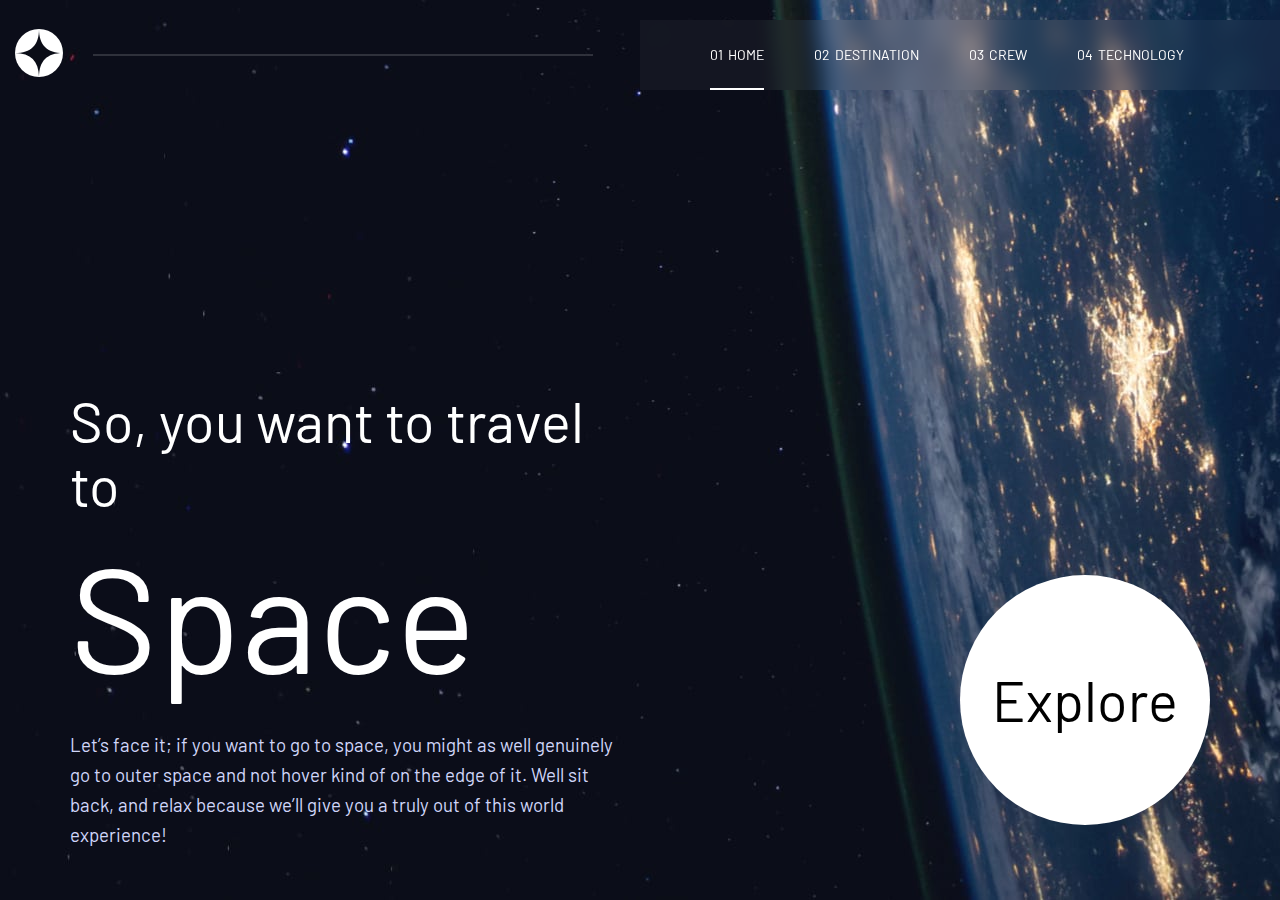
<file: index.html>
<!DOCTYPE html>
<html lang="en">
    <head>
        <meta charset="UTF-8" />
        <meta name="viewport" content="width=device-width, initial-scale=1.0" />

        <link
            rel="icon"
            type="image/png"
            sizes="32x32"
            href="./assets/favicon-32x32.png"
        />
        <!-- Render All Elements In The Page Normally -->
        <link rel="stylesheet" href="Normalize.css" />
        <!-- My Own Framework -->
        <link rel="stylesheet" href="Framework.css" />
        <!-- Main CSS File -->
        <link rel="stylesheet" href="Master.css" />
        <title>Frontend Mentor | Space tourism website</title>
        <!-- Google Fonts -->
        <link rel="preconnect" href="https://fonts.googleapis.com" />
        <link rel="preconnect" href="https://fonts.gstatic.com" crossorigin />
        <link
            href="https://fonts.googleapis.com/css2?family=Barlow:wght@400;500&display=swap"
            rel="stylesheet"
        />
    </head>
    <body class="pt-20 home-page">
        <header class="flex-between">
            <div class="logo p-relative pl-15">
                <img class="f-width" src="assets/shared/logo.svg" alt="Logo" />
            </div>
            <span class="icons mr-15"></span>
            <nav class="trans-5">
                <ul class="d-flex align-center">
                    <li class="active p-relative link hide-overflow">
                        <a class="d-flex align-center" href="index.html"
                            >Home</a
                        >
                    </li>
                    <li class="p-relative link hide-overflow">
                        <a class="d-flex align-center" href="destination.html"
                            >Destination</a
                        >
                    </li>
                    <li class="p-relative link hide-overflow">
                        <a class="d-flex align-center" href="crew.html">Crew</a>
                    </li>
                    <li class="p-relative link hide-overflow">
                        <a class="d-flex align-center" href="technology.html"
                            >Technology</a
                        >
                    </li>
                </ul>
            </nav>
        </header>
        <section class="container home d-flex justify-between">
            <div class="text">
                <h2 class="font-normal">So, you want to travel to</h2>
                <h1 class="mt-10 mb-30 font-normal">Space</h1>
                <h3 class="light-blue font-normal lh-1-6">
                    Let’s face it; if you want to go to space, you might as well
                    genuinely go to outer space and not hover kind of on the
                    edge of it. Well sit back, and relax because we’ll give you
                    a truly out of this world experience!
                </h3>
            </div>
            <div class="explore rad-50 flex-center trans-3 mb-25 pointer">
                Explore
            </div>
        </section>
        <script src="main.js"></script>
    </body>
</html>
</file>
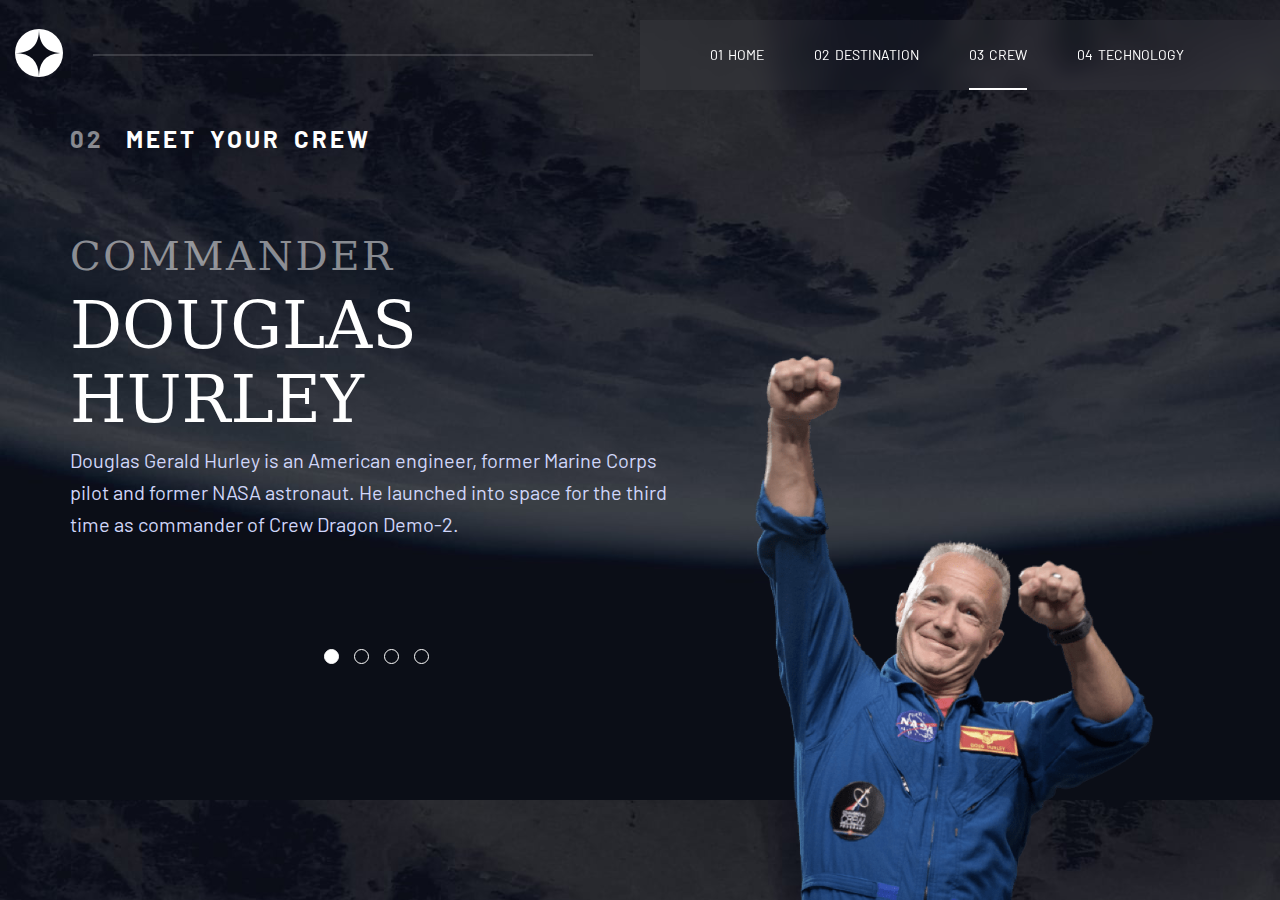
<file: crew.html>
<!DOCTYPE html>
<html lang="en">
    <head>
        <meta charset="UTF-8" />
        <meta name="viewport" content="width=device-width, initial-scale=1.0" />

        <link
            rel="icon"
            type="image/png"
            sizes="32x32"
            href="./assets/favicon-32x32.png"
        />
        <!-- Render All Elements In The Page Normally -->
        <link rel="stylesheet" href="Normalize.css" />
        <!-- My Own Framework -->
        <link rel="stylesheet" href="Framework.css" />
        <!-- Main CSS File -->
        <link rel="stylesheet" href="Master.css" />
        <title>Frontend Mentor | Space tourism website</title>
        <!-- Google Fonts -->
        <link rel="preconnect" href="https://fonts.googleapis.com" />
        <link rel="preconnect" href="https://fonts.gstatic.com" crossorigin />
        <link
            href="https://fonts.googleapis.com/css2?family=Barlow:wght@400;500&display=swap"
            rel="stylesheet"
        />
    </head>
    <body class="pt-20 crew-page">
        <header class="flex-between">
            <div class="logo p-relative pl-15">
                <img class="f-width" src="assets/shared/logo.svg" alt="Logo" />
            </div>
            <span class="icons mr-15"></span>
            <nav class="trans-5">
                <ul class="d-flex align-center">
                    <li class="p-relative link hide-overflow">
                        <a class="d-flex align-center" href="index.html"
                            >Home</a
                        >
                    </li>
                    <li class="p-relative link hide-overflow">
                        <a class="d-flex align-center" href="destination.html"
                            >Destination</a
                        >
                    </li>
                    <li class="active p-relative link hide-overflow">
                        <a class="d-flex align-center" href="crew.html">Crew</a>
                    </li>
                    <li class="p-relative link hide-overflow">
                        <a class="d-flex align-center" href="technology.html"
                            >Technology</a
                        >
                    </li>
                </ul>
            </nav>
        </header>
        <section class="container crew">
            <h2 class="uppercase main-heading">
                <span class="d-ib mr-10 half-opacity">02</span>
                Meet your crew
            </h2>
            <div class="crew-info flex-between">
                <div class="detail txt-center-tablet">
                    <h3
                        class="job half-opacity uppercase mt-30 font-normal serif-font"
                    >
                        Commander
                    </h3>
                    <h1 class="mt-10 mb-15 uppercase font-normal serif-font">
                        Douglas Hurley
                    </h1>
                    <p class="lh-1-6 light-blue mb-35">
                        Douglas Gerald Hurley is an American engineer, former
                        Marine Corps pilot and former NASA astronaut. He
                        launched into space for the third time as commander of
                        Crew Dragon Demo-2.
                    </p>
                    <ul class="dots flex-center pt-30 pb-30">
                        <li
                            data-id="0"
                            class="active dot mr-15 trans-3 pointer"
                        ></li>
                        <li data-id="1" class="dot mr-15 trans-3 pointer"></li>
                        <li data-id="2" class="dot mr-15 trans-3 pointer"></li>
                        <li data-id="3" class="dot mr-15 trans-3 pointer"></li>
                    </ul>
                </div>
                <div class="image">
                    <img
                        class="f-width p-relative"
                        src="assets/crew/image-douglas-hurley.png"
                        alt="Douglas Hurley"
                    />
                </div>
            </div>
        </section>
        <script src="main.js"></script>
    </body>
</html>
</file>
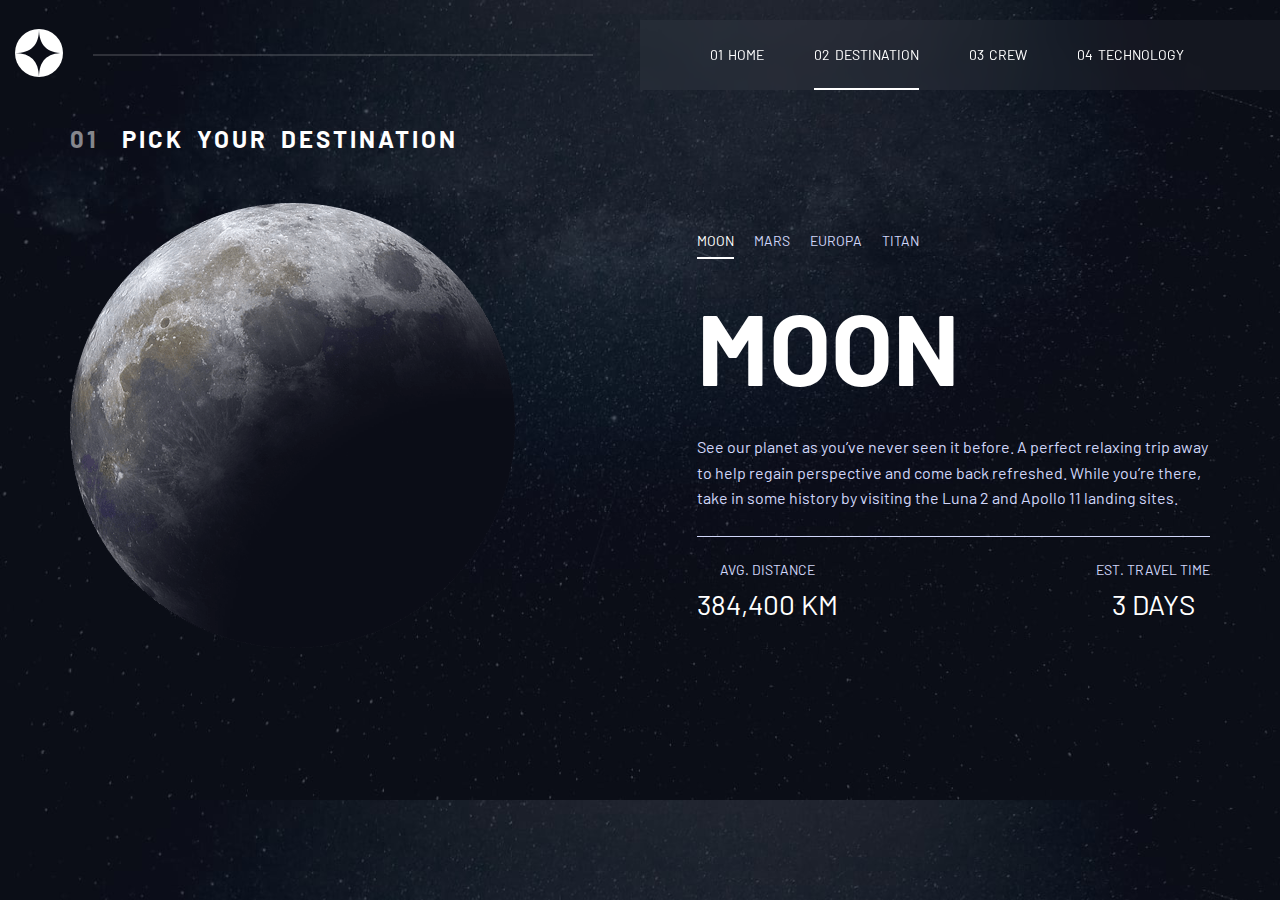
<file: destination.html>
<!DOCTYPE html>
<html lang="en">
    <head>
        <meta charset="UTF-8" />
        <meta name="viewport" content="width=device-width, initial-scale=1.0" />

        <link
            rel="icon"
            type="image/png"
            sizes="32x32"
            href="./assets/favicon-32x32.png"
        />
        <!-- Render All Elements In The Page Normally -->
        <link rel="stylesheet" href="Normalize.css" />
        <!-- My Own Framework -->
        <link rel="stylesheet" href="Framework.css" />
        <!-- Main CSS File -->
        <link rel="stylesheet" href="Master.css" />
        <title>Frontend Mentor | Space tourism website</title>
        <!-- Google Fonts -->
        <link rel="preconnect" href="https://fonts.googleapis.com" />
        <link rel="preconnect" href="https://fonts.gstatic.com" crossorigin />
        <link
            href="https://fonts.googleapis.com/css2?family=Barlow:wght@400;500&display=swap"
            rel="stylesheet"
        />
    </head>
    <body class="pt-20 dest-page">
        <header class="flex-between">
            <div class="logo p-relative pl-15">
                <img class="f-width" src="assets/shared/logo.svg" alt="Logo" />
            </div>
            <span class="icons mr-15"></span>
            <nav class="trans-5">
                <ul class="d-flex align-center">
                    <li class="p-relative link hide-overflow">
                        <a class="d-flex align-center" href="index.html"
                            >Home</a
                        >
                    </li>
                    <li class="active p-relative link hide-overflow">
                        <a class="d-flex align-center" href="destination.html"
                            >Destination</a
                        >
                    </li>
                    <li class="p-relative link hide-overflow">
                        <a class="d-flex align-center" href="crew.html">Crew</a>
                    </li>
                    <li class="p-relative link hide-overflow">
                        <a class="d-flex align-center" href="technology.html"
                            >Technology</a
                        >
                    </li>
                </ul>
            </nav>
        </header>
        <section class="container destination">
            <h2 class="uppercase main-heading">
                <span class="d-ib mr-10 half-opacity">01</span>
                Pick your destination
            </h2>
            <div class="destination-info d-flex justify-between align-center">
                <div class="image">
                    <img
                        class="f-width"
                        src="assets/destination/image-moon.png"
                        alt="Moon Image"
                    />
                </div>
                <div class="planets txt-center-tablet">
                    <div class="destination-links">
                        <ul class="d-flex mb-30">
                            <li
                                class="uppercase sub-head-txt p-relative hide-overflow mr-20 pointer pb-10 pt-10 active link"
                            >
                                Moon
                            </li>
                            <li
                                class="uppercase sub-head-txt p-relative hide-overflow mr-20 pointer pb-10 pt-10 link"
                            >
                                Mars
                            </li>
                            <li
                                class="uppercase sub-head-txt p-relative hide-overflow mr-20 pointer pb-10 pt-10 link"
                            >
                                Europa
                            </li>
                            <li
                                class="uppercase sub-head-txt p-relative hide-overflow mr-20 pointer pb-10 pt-10 link"
                            >
                                Titan
                            </li>
                        </ul>
                    </div>
                    <div class="planet">
                        <h3 class="mb-30 uppercase">Moon</h3>
                        <p class="planet-info light-blue lh-1-6 mb-25 pb-25">
                            See our planet as you’ve never seen it before. A
                            perfect relaxing trip away to help regain
                            perspective and come back refreshed. While you’re
                            there, take in some history by visiting the Luna 2
                            and Apollo 11 landing sites.
                        </p>
                    </div>
                    <div class="about mb-10 d-flex justify-between">
                        <span class="uppercase txt-center">
                            <span class="d-b mb-10 sub-head-txt light-blue"
                                >Avg. distance</span
                            >
                            384,400 Km
                        </span>
                        <span class="uppercase txt-center">
                            <span class="d-b mb-10 sub-head-txt light-blue"
                                >Est. travel time</span
                            >
                            3 days
                        </span>
                    </div>
                </div>
            </div>
        </section>
        <script src="main.js"></script>
    </body>
</html>
</file>
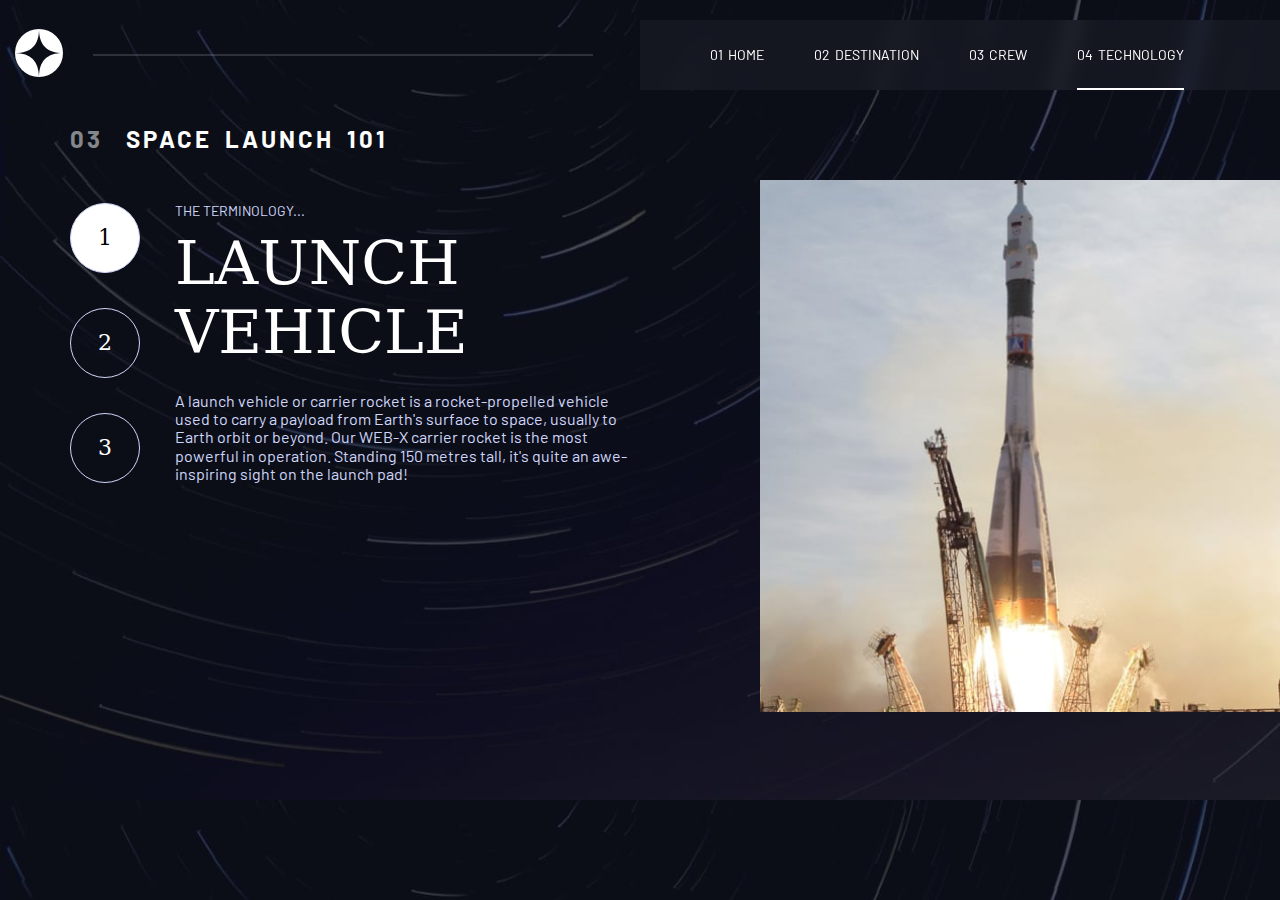
<file: technology.html>
<!DOCTYPE html>
<html lang="en">
    <head>
        <meta charset="UTF-8" />
        <meta name="viewport" content="width=device-width, initial-scale=1.0" />

        <link
            rel="icon"
            type="image/png"
            sizes="32x32"
            href="./assets/favicon-32x32.png"
        />
        <!-- Render All Elements In The Page Normally -->
        <link rel="stylesheet" href="Normalize.css" />
        <!-- My Own Framework -->
        <link rel="stylesheet" href="Framework.css" />
        <!-- Main CSS File -->
        <link rel="stylesheet" href="Master.css" />
        <title>Frontend Mentor | Space tourism website</title>
        <!-- Google Fonts -->
        <link rel="preconnect" href="https://fonts.googleapis.com" />
        <link rel="preconnect" href="https://fonts.gstatic.com" crossorigin />
        <link
            href="https://fonts.googleapis.com/css2?family=Barlow:wght@400;500&display=swap"
            rel="stylesheet"
        />
    </head>
    <body class="pt-20 tech-page">
        <header class="flex-between">
            <div class="logo p-relative pl-15">
                <img class="f-width" src="assets/shared/logo.svg" alt="Logo" />
            </div>
            <span class="icons mr-15"></span>
            <nav class="trans-5">
                <ul class="d-flex align-center">
                    <li class="p-relative link hide-overflow">
                        <a class="d-flex align-center" href="index.html"
                            >Home</a
                        >
                    </li>
                    <li class="p-relative link hide-overflow">
                        <a class="d-flex align-center" href="destination.html"
                            >Destination</a
                        >
                    </li>
                    <li class="p-relative link hide-overflow">
                        <a class="d-flex align-center" href="crew.html">Crew</a>
                    </li>
                    <li class="active p-relative link hide-overflow">
                        <a class="d-flex align-center" href="technology.html"
                            >Technology</a
                        >
                    </li>
                </ul>
            </nav>
        </header>
        <section class="container technologies">
            <h2 class="uppercase main-heading">
                <span class="d-ib mr-10 half-opacity">03</span>
                Space launch 101
            </h2>
            <div class="technology flex-between txt-center-tablet">
                <div class="about d-flex">
                    <ul class="nums mr-35 serif-font">
                        <li
                            class="active num flex-center mb-35 trans-5 pointer"
                        >
                            1
                        </li>
                        <li class="num flex-center mb-35 trans-5 pointer">2</li>
                        <li class="num flex-center mb-35 trans-5 pointer">3</li>
                    </ul>
                    <div class="info-text">
                        <p class="light-blue sub-head-txt uppercase">
                            The terminology...
                        </p>
                        <h1
                            class="uppercase serif-font font-normal mb-25 mt-10"
                        >
                            Launch vehicle
                        </h1>
                        <p class="light-blue">
                            A launch vehicle or carrier rocket is a
                            rocket-propelled vehicle used to carry a payload
                            from Earth's surface to space, usually to Earth
                            orbit or beyond. Our WEB-X carrier rocket is the
                            most powerful in operation. Standing 150 metres
                            tall, it's quite an awe-inspiring sight on the
                            launch pad!
                        </p>
                    </div>
                </div>
                <div class="image">
                    <picture>
                        <source
                            media="(max-width: 992px)"
                            srcset="
                                assets/technology/image-launch-vehicle-landscape.jpg
                            "
                        />
                        <source
                            media="(min-width: 993px)"
                            srcset="
                                assets/technology/image-launch-vehicle-portrait.jpg
                            "
                        />
                        <img
                            class="f-width"
                            src="assets/technology/image-launch-vehicle-portrait.jpg"
                            alt="launch vehicle"
                        />
                    </picture>
                </div>
            </div>
        </section>
        <script src="main.js"></script>
    </body>
</html>
</file>
<file: Framework.css>
/* Start Variables */
:root {
    --main-black: #0b0d17;
    --main-light-blue: #d0d6f9;
    --h1-font-size: 150px;
    --h2-font-size: 100px;
    --h3-font-size: 56px;
    --h4-font-size: 32px;
    --h5-font-size: 28px;
    --h5-char-space: 4.75px;
    --sub-heading1: 14px;
    --sub-heading1-char-space: 2.35px;
    --nav-txt: 16px;
    --nav-txt-char-space: 2.7px;
}
/* End Variables */
/* Start Display */
.d-flex {
    display: flex;
}
.justify-between {
    justify-content: space-between;
}
.align-center {
    align-items: center;
}
.align-end {
    align-items: flex-end;
}
.d-ib {
    display: inline-block;
}
.d-b {
    display: block;
}
@media (max-width: 767px) {
    .hide-mobile {
        display: none !important;
    }
}
/* End Display */
/* Start Border Radius & tansition */
.rad-50 {
    border-radius: 50%;
}
.trans-3 {
    -webkit-transition: 0.3s;
    -moz-transition: 0.3s;
    -ms-transition: 0.3s;
    -o-transition: 0.3s;
    transition: 0.3s;
}
.trans-5 {
    -webkit-transition: 0.5s;
    -moz-transition: 0.5s;
    -ms-transition: 0.5s;
    -o-transition: 0.5s;
    transition: 0.5s;
}
/* End Border Radius & tansition */
/* Start Margin & padding */
.mr-35 {
    margin-right: 35px;
}
.mb-35 {
    margin-bottom: 35px;
}
.mt-30 {
    margin-top: 30px;
}
.mb-30 {
    margin-bottom: 30px;
}
.mb-25 {
    margin-bottom: 25px;
}
.mr-20 {
    margin-right: 20px;
}
.mr-15 {
    margin-right: 15px;
}
.mb-15 {
    margin-bottom: 15px;
}
.m-10 {
    margin: 10px;
}
.mt-10 {
    margin-top: 10px;
}
.mr-10 {
    margin-right: 10px;
}
.mb-10 {
    margin-bottom: 10px;
}
.ml-10 {
    margin-left: 10px;
}
.pt-30 {
    padding-top: 30px;
}
.pb-30 {
    padding-bottom: 30px;
}
.pb-25 {
    padding-bottom: 25px;
}
.p-20 {
    padding: 20px;
}
.pt-20 {
    padding-top: 20px;
}
.pb-20 {
    padding-bottom: 20px;
}
.pr-15 {
    padding-right: 15px;
}
.pl-15 {
    padding-left: 15px;
}
.p-10 {
    padding: 10px;
}
.pt-10 {
    padding-top: 10px;
}
.pr-10 {
    padding-right: 10px;
}
.pb-10 {
    padding-bottom: 10px;
}
.pl-10 {
    padding-left: 10px;
}
/* End Margin & padding */
/* Start Position */
.p-relative {
    position: relative;
}
/* End Position */
/* Start Color */
.light-blue {
    color: var(--main-light-blue);
}
/* End Color */
/* Start Font */
.sub-head-txt {
    font-size: var(--sub-heading1);
}
.uppercase {
    text-transform: uppercase;
}
.lh-1-6 {
    line-height: 1.6;
}
.txt-center {
    text-align: center;
}
.font-normal {
    font-weight: normal;
}
.serif-font {
    font-family: "serif";
}
@media (max-width: 992px) {
    .txt-center-tablet {
        text-align: center;
    }
}
/* End Font */
/* Start Others Style */
.pointer {
    cursor: pointer;
}
.half-opacity {
    opacity: 0.5;
}
.hide-overflow {
    overflow: hidden;
}
.f-width {
    width: 100%;
}
/* End Others Style */
/* Start Components */
.flex-center {
    display: flex;
    align-items: center;
    justify-content: center;
}
.flex-between {
    display: flex;
    align-items: center;
    justify-content: space-between;
}
ul li.link::after {
    content: "";
    position: absolute;
    width: 100%;
    height: 2px;
    background-color: white;
    opacity: 0.5;
    bottom: 0;
    left: -100%;
    -webkit-transition: 0.5s;
    -moz-transition: 0.5s;
    -ms-transition: 0.5s;
    -o-transition: 0.5s;
    transition: 0.5s;
}
ul li.link.active::after {
    left: 0;
    opacity: 1;
}
ul li.link:hover::after {
    left: 0;
}
.main-heading {
    margin-top: 35px;
    margin-bottom: 50px;
    letter-spacing: 3px;
    word-spacing: 5px;
}
@media (max-width: 767px) {
    .main-heading {
        font-size: var(--nav-txt);
        text-align: center;
    }
}
.soon {
    height: calc(100vh - 90px);
    text-transform: uppercase;
    font-size: var(--h2-font-size);
    text-align: center;
}
@media (max-width: 992px) {
    .soon {
        font-size: var(--h4-font-size);
    }
}
/* End Components */
</file>
<file: Master.css>
/* Start Variables */
:root {
    --main-black: #0b0d17;
    --main-light-blue: #d0d6f9;
    --h1-font-size: 150px;
    --h2-font-size: 100px;
    --h3-font-size: 56px;
    --h4-font-size: 32px;
    --h5-font-size: 28px;
    --h5-char-space: 4.75px;
    --sub-heading1: 14px;
    --sub-heading1-char-space: 2.35px;
    --nav-txt: 16px;
    --nav-txt-char-space: 2.7px;
}
/* End Variables */
/* Start Global Rules */
*,
*::before,
*::after {
    margin: 0;
    padding: 0;
    border: none;
    outline: none;
    -webkit-box-sizing: border-box;
    -moz-box-sizing: border-box;
    -ms-box-sizing: border-box;
    -o-box-sizing: border-box;
    box-sizing: border-box;
}
body {
    background-size: cover;
    font-family: "Barlow", sans-serif;
    color: white;
}
body.home-page {
    background-image: url("assets/home/background-home-desktop.jpg");
}
body.dest-page {
    background-image: url("assets/destination/background-destination-desktop.jpg");
}
body.crew-page {
    background-image: url("assets/crew/background-crew-desktop.jpg");
}
body.tech-page {
    background-image: url("assets/technology/background-technology-desktop.jpg");
}
@media (max-width: 991px) {
    body.home-page {
        background-image: url("assets/home/background-home-tablet.jpg");
    }
    body.dest-page {
        background-image: url("assets/destination/background-destination-tablet.jpg");
    }
    body.crew-page {
        background-image: url("assets/crew/background-crew-tablet.jpg");
    }
    body.tech-page {
        background-image: url("assets/technology/background-technology-tablet.jpg");
    }
}
@media (max-width: 767px) {
    body.home-page {
        background-image: url("assets/home/background-home-mobile.jpg");
    }
    body.dest-page {
        background-image: url("assets/destination/background-destination-mobile.jpg");
    }
    body.crew-page {
        background-image: url("assets/crew/background-crew-mobile.jpg");
    }
    body.tech-page {
        background-image: url("assets/technology/background-technology-mobile.jpg");
    }
}
a {
    color: inherit;
    text-decoration: none;
}
ul {
    list-style-type: none;
}
.container {
    padding-left: 15px;
    padding-right: 15px;
    margin-left: auto;
    margin-right: auto;
}
/* Small Screens */
@media (min-width: 768px) {
    .container {
        width: 750px;
    }
}
/* Medium Screens */
@media (min-width: 992px) {
    .container {
        width: 970px;
    }
}
/* Large Screens */
@media (min-width: 1200px) {
    .container {
        width: 1170px;
    }
}
/* End Global Rules */
/* Start Header */
header {
    height: 70px;
}
header .logo::after {
    content: "";
    position: absolute;
    width: 500px;
    height: 1px;
    background-color: rgb(255 255 255 / 30%);
    left: calc(100% + 30px);
    top: 50%;
    -webkit-transform: translateY(-50%);
    -moz-transform: translateY(-50%);
    -ms-transform: translateY(-50%);
    -o-transform: translateY(-50%);
    transform: translateY(-50%);
    z-index: 1;
}
@media (max-width: 1140px) {
    header .logo::after {
        display: none;
    }
}
header nav {
    background-color: rgb(255 255 255 / 4%);
    flex-basis: 50%;
    padding-left: 70px;
    backdrop-filter: blur(10px);
}
@media (max-width: 767px) {
    header .icons {
        display: block;
        margin-left: auto;
        width: 40px;
        height: 30px;
        background-image: url("assets/shared/icon-hamburger.svg");
        background-size: contain;
        background-repeat: no-repeat;
        z-index: 5;
    }
    header .icons.show {
        background-image: url("assets/shared/icon-close.svg");
    }
    header .icons.show + nav {
        z-index: 1;
        opacity: 1;
    }
    header nav {
        z-index: -1;
        opacity: 0;
        position: absolute;
        top: 0;
        right: 0;
        width: 65%;
        height: 100vh;
        padding-top: 80px;
        padding-left: 0;
    }
}
header ul li {
    counter-increment: links;
}
header ul li.link::after {
    width: calc(100% - 50px);
}
@media (max-width: 767px) {
    header nav ul {
        flex-direction: column;
    }
}
header ul li a {
    height: 70px;
    margin-right: 50px;
    text-transform: uppercase;
    font-size: var(--sub-heading1);
}
@media (max-width: 767px) {
    header ul li.link::after {
        bottom: 15px;
        width: 100%;
    }
    header ul li a {
        margin: 0;
    }
}
header ul li a::before {
    content: "0" counter(links);
    position: relative;
    margin-right: 5px;
}
/* End Header */
/* Start Home Page */
.home {
    min-height: calc(100vh - 90px);
    align-items: flex-end;
    padding-bottom: 50px;
}
.home .text {
    width: 550px;
    max-width: 100%;
}
@media (max-width: 991px) {
    .home {
        flex-direction: column;
        align-items: center;
    }
    .home .text {
        text-align: center;
        margin-top: 20px;
        margin-bottom: 25px;
    }
}
.home .text h2 {
    font-size: var(--h3-font-size);
}
.home .text h1 {
    font-size: var(--h1-font-size);
}
@media (max-width: 767px) {
    .home .text h2 {
        font-size: calc(var(--h4-font-size) + 10px);
    }
    .home .text h1 {
        font-size: calc(var(--h2-font-size));
    }
}
.home .explore {
    background-color: white;
    color: black;
    width: 250px;
    height: 250px;
    font-size: var(--h3-font-size);
    outline: 0 solid rgb(255 255 255 / 0.2);
}
@media (max-width: 991px) {
    .home .explore {
        margin-top: 25px;
        width: 215px;
        height: 215px;
    }
}
.home .explore::selection {
    opacity: 0;
}
.home .explore:hover {
    outline: 50px solid rgb(255 255 255 / 0.2);
}
/* End Home Page */
/* Start Destination Page */
@media (max-width: 992px) {
    .destination-info {
        flex-direction: column;
    }
}
.destination .destination-info > * {
    flex-basis: 45%;
}
.destination .destination-info .image img {
    max-width: 445px;
}
@media (max-width: 992px) {
    .destination-info ul {
        margin-top: 20px;
        justify-content: center;
    }
}
.destination .destination-links li:not(.active) {
    color: var(--main-light-blue);
}
.destination .planets .planet h3 {
    font-size: var(--h2-font-size);
}
@media (max-width: 992px) {
    .destination .planets .planet h3 {
        font-size: var(--h3-font-size);
        margin-bottom: 10px;
    }
}
.destination .planets .planet p {
    border-bottom: 1px solid var(--main-light-blue);
}
.destination .planets .about > span {
    font-size: var(--h5-font-size);
}
@media (max-width: 767px) {
    .destination .planets .planet p {
        font-size: 20px;
    }
    .destination .planets .about {
        flex-direction: column;
    }
    .destination .planets .about > * {
        margin-bottom: 20px;
    }
}
/* End Destination Page */
/* Start Crew Page */
@media (max-width: 992px) {
    .crew .crew-info {
        flex-direction: column;
    }
}
.crew .crew-info .detail {
    flex-basis: 55%;
}
.crew .crew-info .detail h3 {
    font-size: 40px;
    letter-spacing: var(--nav-txt-char-space);
}
.crew .crew-info .detail h1 {
    font-size: 65px;
}
.crew .crew-info .detail p {
    height: 140px;
}
@media (min-width: 768px) {
    .crew .crew-info .detail h1 {
        height: 140px;
    }
    .crew .crew-info .detail p {
        font-size: 20px;
    }
}
@media (max-width: 767px) {
    .crew .crew-info .detail h3 {
        font-size: 20px;
    }
    .crew .crew-info .detail h1 {
        font-size: 30px;
    }
    .crew .crew-info .detail p {
        height: 140px;
        margin-bottom: 0;
    }
}
.crew .crew-info .detail .dots .dot {
    width: 15px;
    height: 15px;
    border: 1px solid white;
    border-radius: 50%;
}
.crew .crew-info .detail .dots .dot.active {
    background-color: white;
}
.crew .crew-info .detail .dots .dot:hover:not(.active) {
    opacity: 0.6;
    background-color: var(--main-light-blue);
    border-color: var(--main-light-blue);
}
.crew .crew-info .image {
    flex-basis: 40%;
}
.crew .crew-info .image img {
    bottom: -3px;
    max-width: 400px;
}
@media (min-width: 993px) {
    .crew .crew-info .image img {
        position: absolute;
        bottom: 0;
    }
}
/* End Crew Page */
/* Start Technology Page */
@media (max-width: 992px) {
    .technologies .technology {
        flex-direction: column-reverse;
    }
}
.technologies .technology .about {
    flex-basis: 50%;
}
@media (max-width: 992px) {
    .technologies .technology .about {
        flex-direction: column;
        padding-bottom: 20px;
    }
}
.technologies .technology .about h1 {
    font-size: 60px;
}
.technologies .technology .about .nums .num {
    font-size: 22px;
    width: 70px;
    height: 70px;
    border-radius: 50%;
    border: 1px solid var(--main-light-blue);
}
@media (max-width: 992px) {
    .technologies .technology .about .nums {
        display: flex;
        margin: 30px auto 30px;
    }
    .technologies .technology .about .nums .num {
        margin-bottom: 0;
        margin-right: 20px;
    }
}
.technologies .technology .about .nums .num.active {
    background-color: white;
    color: black;
}
.technologies .technology .about .nums .num:not(.num.active):hover {
    background-color: #d0d6f947;
}
.technologies .technology .image {
    flex-basis: 40%;
}
@media (min-width: 992px) {
    .technologies .technology .image {
    }
    .technologies .technology .image img {
        position: absolute;
        width: 50vw;
        max-width: 520px;
        right: 0;
        top: 20%;
    }
}
@media (max-width: 991px) {
    .technologies .technology .image {
        width: 100vw;
    }
}
/* End Technology Page */
</file>
